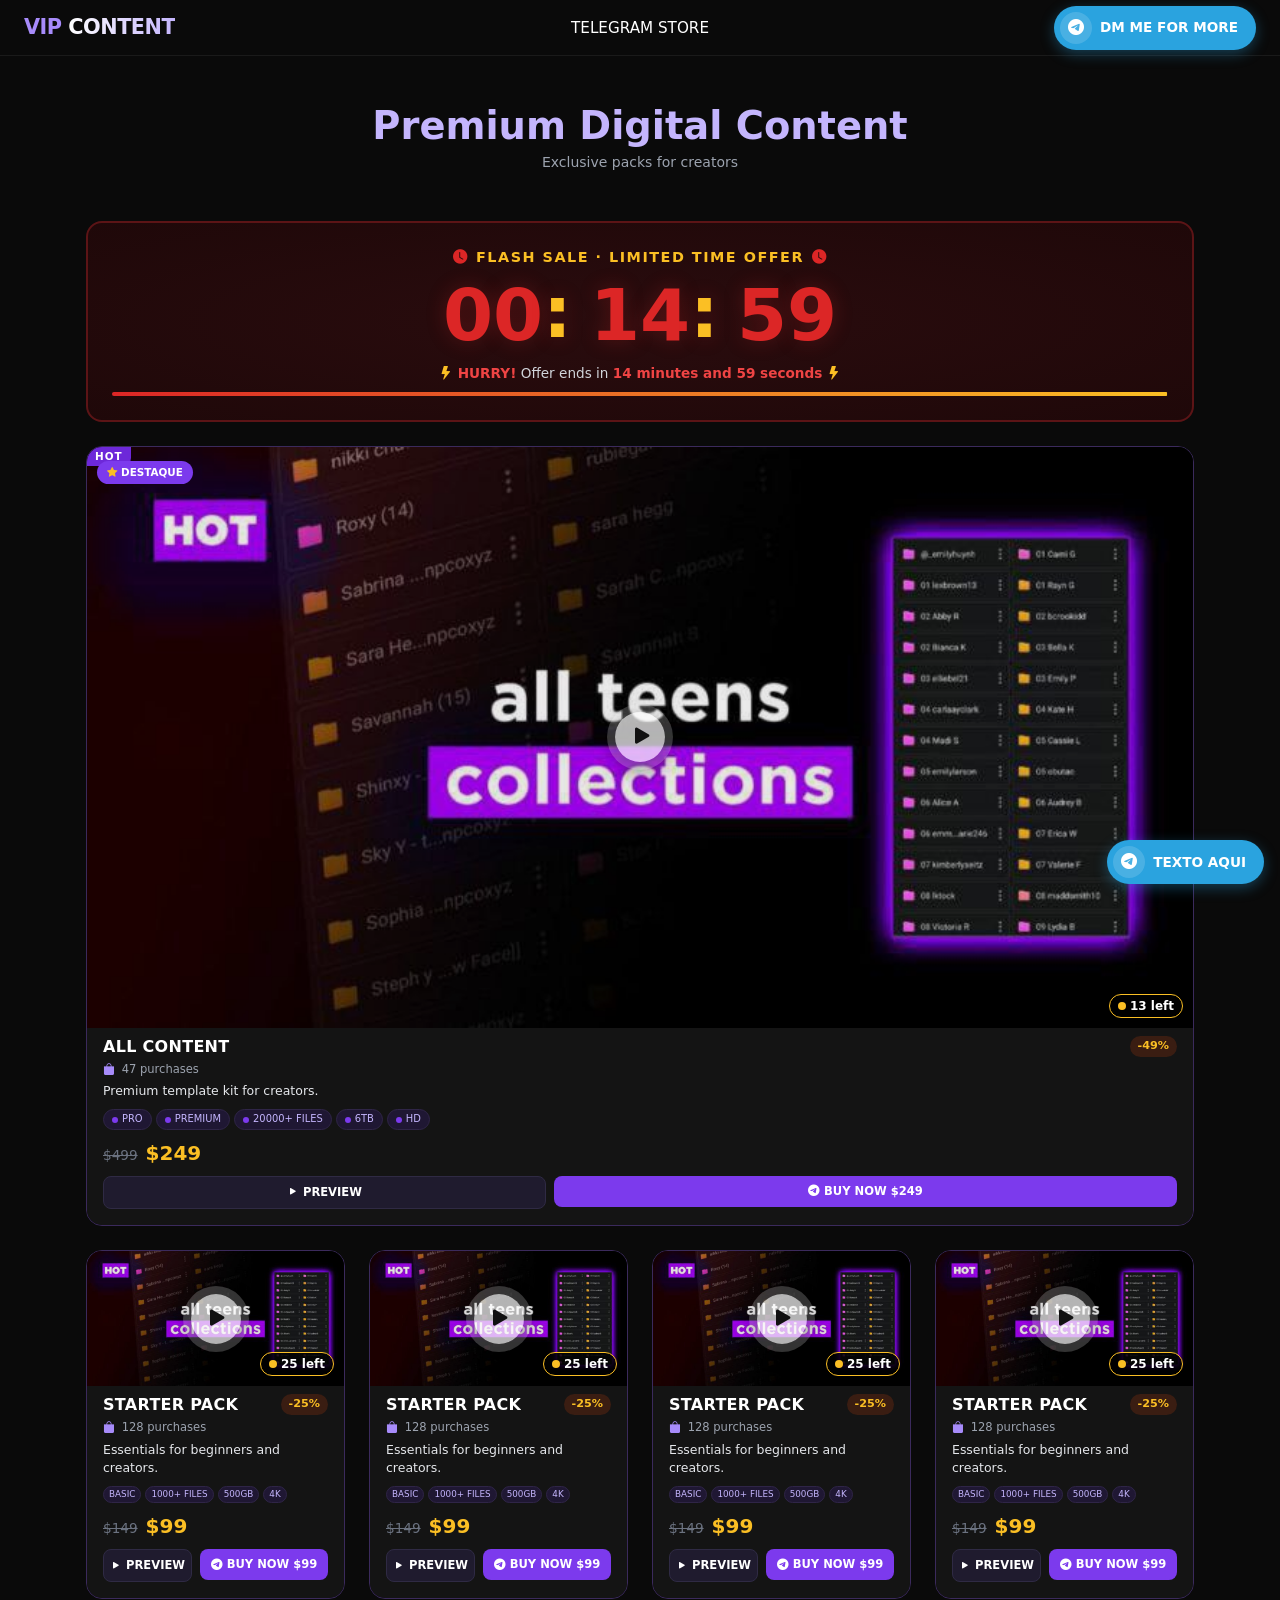
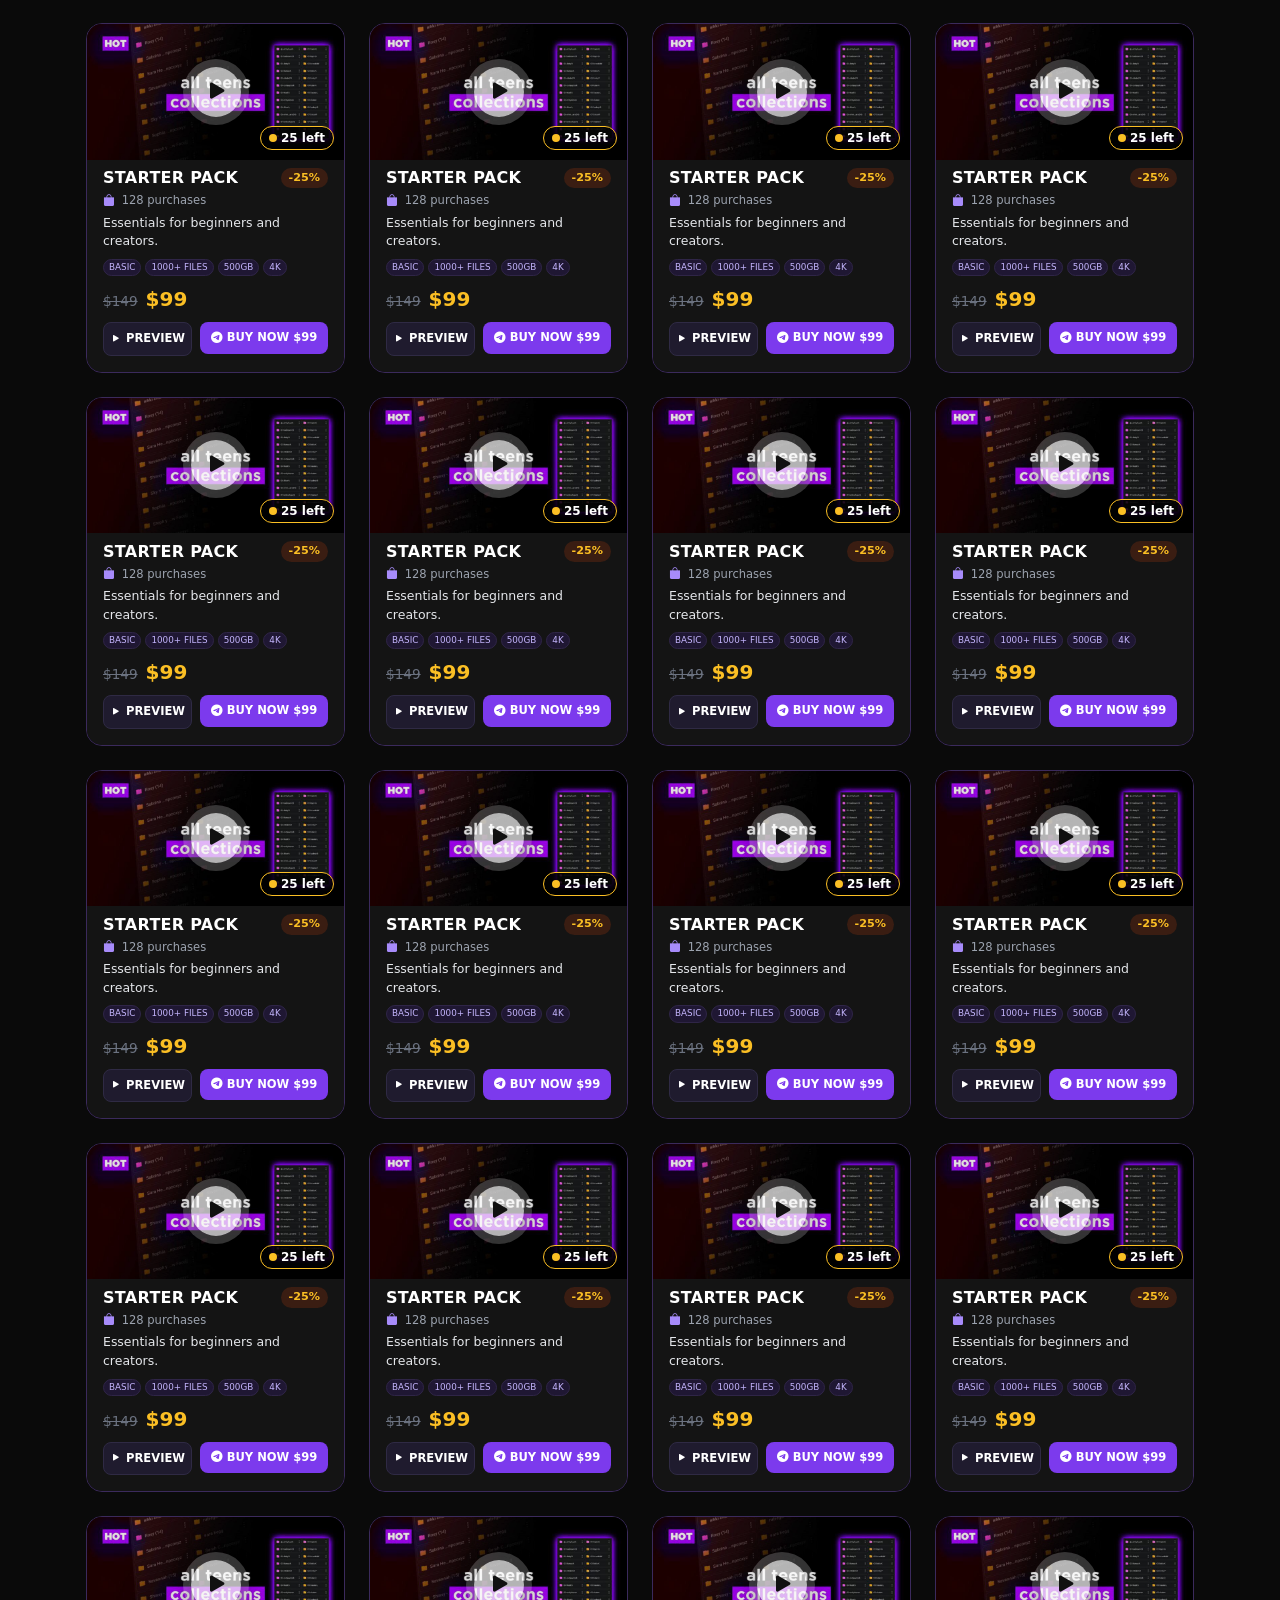
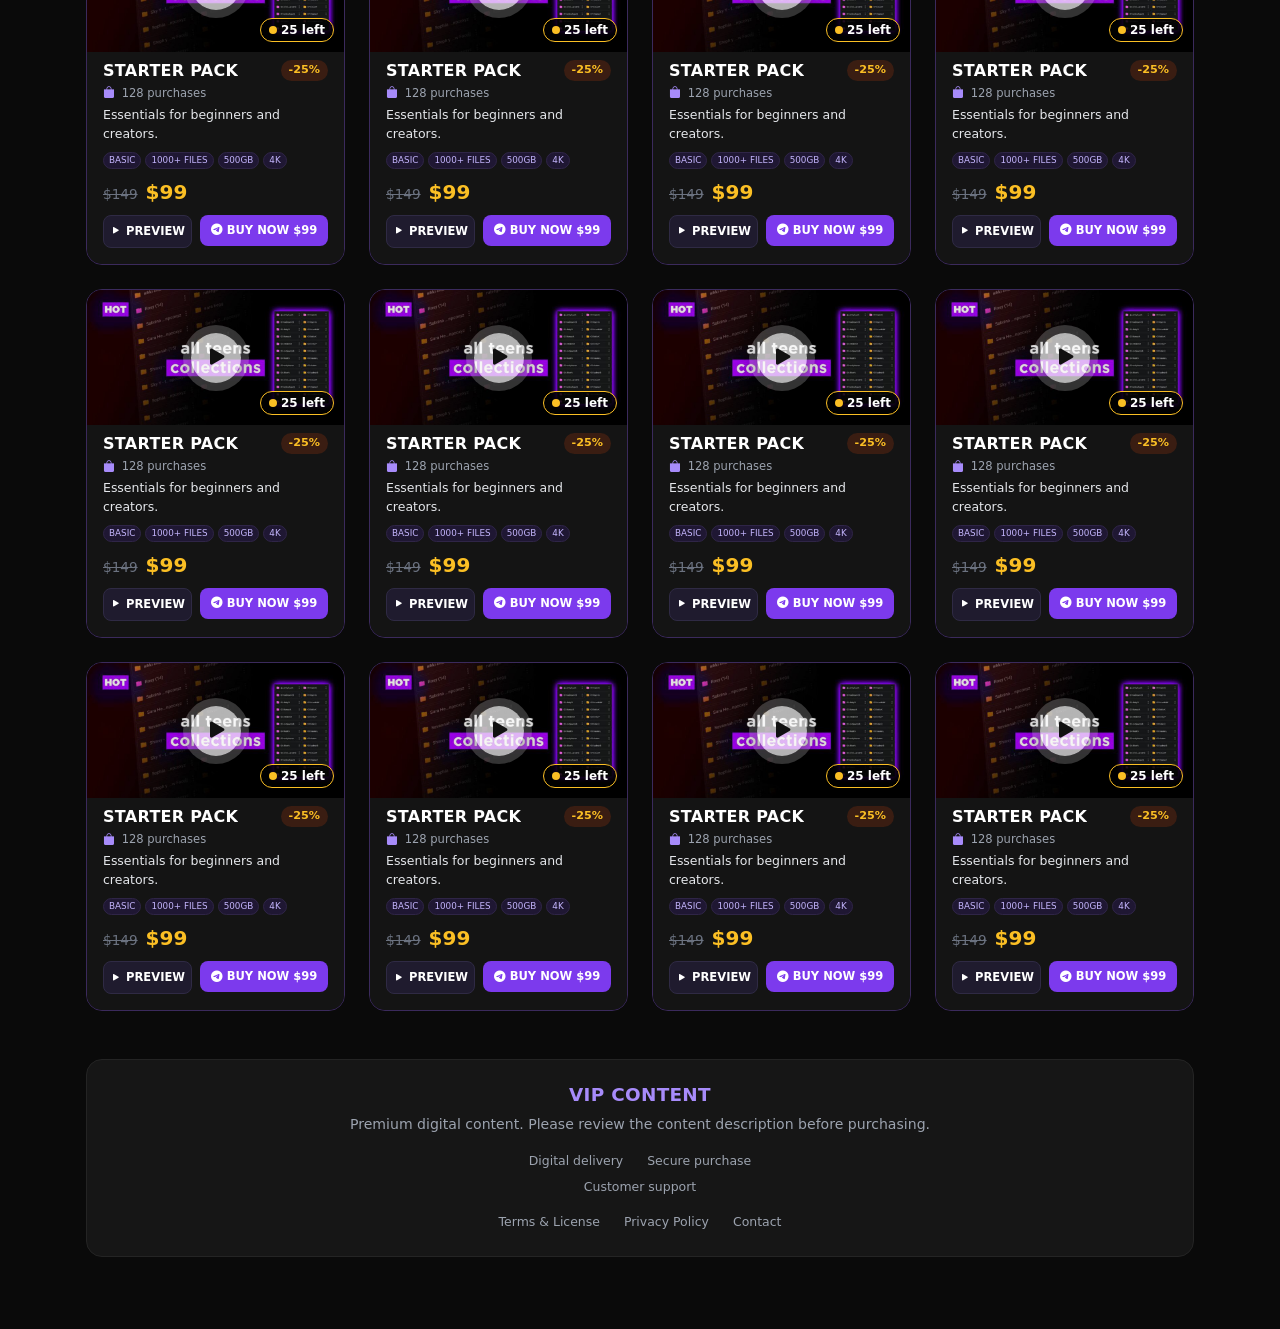
<file: index.html>
<!DOCTYPE html>
<html lang="en">
<head>
  <meta charset="UTF-8">
  <meta name="viewport" content="width=device-width, initial-scale=1.0">
  <title>VIP Content</title>

  <!-- Bootstrap -->
  <link href="https://cdn.jsdelivr.net/npm/bootstrap@5.3.3/dist/css/bootstrap.min.css" rel="stylesheet">
  <!-- Bootstrap Icons -->
  <link href="https://cdn.jsdelivr.net/npm/bootstrap-icons@1.11.3/font/bootstrap-icons.min.css" rel="stylesheet">

  <link rel="stylesheet" href="style.css">
</head>
<body>

  <!-- Cabeçalho -->
  <header class="site-header sticky-top">
    <div class="container-fluid px-3 px-md-4 h-100 d-flex align-items-center justify-content-between gap-2 position-relative">
      <a href="#" class="logo text-decoration-none text-nowrap fw-bolder">
        <span class="logo-vip">VIP</span> <span class="logo-content">CONTENT</span>
      </a>

      <span class="header-title d-none d-md-block position-absolute top-50 start-50 translate-middle fw-medium">
        TELEGRAM STORE
      </span>

      <a href="https://t.me/" target="_blank"
         class="btn btn-telegram rounded-pill d-inline-flex align-items-center gap-2 fw-bold text-nowrap">
        <span class="tg-icon rounded-circle d-flex align-items-center justify-content-center">
          <i class="bi bi-telegram"></i>
        </span>
        <span>DM ME<span class="d-none d-sm-inline"> FOR MORE</span></span>
      </a>
    </div>
  </header>

  <main class="container px-3">

    <!-- Botão Telegram flutuante (canto inferior direito) -->
    <a href="https://t.me/" target="_blank"
       class="btn btn-telegram rounded-pill d-inline-flex align-items-center gap-2 fw-bold text-nowrap position-fixed bottom-0 end-0 m-3"
       style="z-index: 1050;">
      <span class="tg-icon rounded-circle d-flex align-items-center justify-content-center">
        <i class="bi bi-telegram"></i>
      </span>
      <span>TEXTO AQUI</span>
    </a>

    <!-- Título -->
    <section class="text-center pt-4 pb-3 py-md-5">
      <h1 class="hero-title fw-bolder mb-1">Premium Digital Content</h1>
      <p class="hero-subtitle small mb-0">Exclusive packs for creators</p>
    </section>

    <!-- Flash Sale / Contador -->
    <section class="flash-sale text-center rounded-4 px-3 py-3 px-md-4 py-md-4 mb-4">
      <div class="flash-label d-flex align-items-center justify-content-center gap-2 fw-bolder text-nowrap">
        <i class="bi bi-clock-fill"></i>
        <span>FLASH SALE · LIMITED TIME OFFER</span>
        <i class="bi bi-clock-fill"></i>
      </div>

      <div class="countdown d-flex align-items-center justify-content-center fw-black text-nowrap my-1">
        <span id="cd-hours">00</span><span class="sep">:</span>
        <span id="cd-minutes">15</span><span class="sep">:</span>
        <span id="cd-seconds">00</span>
      </div>

      <p class="flash-message mb-2" id="cd-message">
        <i class="bi bi-lightning-fill"></i>
        <span class="hurry fw-bolder">HURRY!</span> Offer ends in
        <span class="time-left fw-bolder text-nowrap" id="cd-text">15 minutes and 0 seconds</span>
        <i class="bi bi-lightning-fill"></i>
      </p>

      <div class="progress flash-progress" role="progressbar" aria-label="Time remaining">
        <div class="progress-bar flash-progress-bar" id="cd-bar"></div>
      </div>
    </section>

    <!-- Produtos -->
    <section id="catalogGrid" class="row g-3 g-md-4 mb-5">

      <!-- CARD PRINCIPAL (PRIMEIRO DA PÁGINA) -->
      <div class="col-12">
        <article class="product-card card h-100 rounded-4 overflow-hidden">

          <!-- Imagem + botão play -->
          <div class="product-media position-relative">
            <img src="Images/all%20content.jpg" alt="All Content" class="product-cover w-100 h-100 object-fit-cover">

            <!-- Selos do canto esquerdo -->
            <span class="ribbon-hot position-absolute top-0 start-0 fw-bolder">HOT</span>
            <span class="badge-destaque position-absolute rounded-pill d-inline-flex align-items-center gap-1 fw-bold">
              <i class="bi bi-star-fill"></i> DESTAQUE
            </span>

            <!-- Estoque restante -->
            <span class="badge-left position-absolute bottom-0 end-0 rounded-pill d-inline-flex align-items-center gap-1 fw-bold text-nowrap">
              <span class="dot-pulse"></span> 13 left
            </span>

            <!-- Botão de reprodução -->
            <a href="#" class="btn-play position-absolute top-50 start-50 translate-middle rounded-circle d-flex align-items-center justify-content-center" aria-label="Play video">
              <i class="bi bi-play-fill"></i>
            </a>
          </div>

          <!-- Informações -->
          <div class="card-body d-flex flex-column p-3 pt-2">
            <div class="d-flex align-items-center justify-content-between gap-2 mb-1">
              <h2 class="product-title fw-bolder mb-0 text-truncate">ALL CONTENT</h2>
              <span class="pill-off rounded-pill fw-bolder flex-shrink-0">-49%</span>
            </div>

            <p class="product-meta mb-1">
              <i class="bi bi-bag-fill"></i> 47 purchases
            </p>

            <p class="product-desc mb-2">Premium template kit for creators.</p>

            <div class="d-flex flex-wrap gap-1 mb-2">
              <span class="tag rounded-pill"><span class="tag-dot"></span>PRO</span>
              <span class="tag rounded-pill"><span class="tag-dot"></span>PREMIUM</span>
              <span class="tag rounded-pill"><span class="tag-dot"></span>20000+ FILES</span>
              <span class="tag rounded-pill"><span class="tag-dot"></span>6TB</span>
              <span class="tag rounded-pill"><span class="tag-dot"></span>HD</span>
            </div>

            <div class="d-flex align-items-baseline gap-2 mb-2 mt-auto">
              <span class="price-old text-decoration-line-through">$499</span>
              <span class="price-new fw-bolder">$249</span>
            </div>

            <div class="row g-2">
              <div class="col-5">
                <a href="#" class="btn btn-preview w-100 fw-bold d-flex align-items-center justify-content-center gap-1">
                  <i class="bi bi-play-fill"></i> PREVIEW
                </a>
              </div>
              <div class="col-7">
                <a href="https://t.me/" target="_blank" class="btn btn-buy w-100 fw-bold d-flex align-items-center justify-content-center gap-1 text-nowrap">
                  <i class="bi bi-telegram"></i> BUY NOW $249
                </a>
              </div>
            </div>
          </div>

        </article>
      </div>

      <!-- PRIMEIRO CARD -->
      <div class="col-6 col-md-3 card-half">
        <article class="product-card card h-100 rounded-4 overflow-hidden">

          <!-- Imagem + botão play -->
          <div class="product-media position-relative">
            <img src="Images/all%20content.jpg" alt="Secondary Content" class="product-cover w-100 h-100 object-fit-cover">

            <!-- Estoque restante -->
            <span class="badge-left position-absolute bottom-0 end-0 rounded-pill d-inline-flex align-items-center gap-1 fw-bold text-nowrap">
              <span class="dot-pulse"></span> 25 left
            </span>

            <!-- Botão de reprodução -->
            <a href="#" class="btn-play position-absolute top-50 start-50 translate-middle rounded-circle d-flex align-items-center justify-content-center" aria-label="Play video">
              <i class="bi bi-play-fill"></i>
            </a>
          </div>

          <!-- Informações -->
          <div class="card-body d-flex flex-column p-3 pt-2">
            <div class="d-flex align-items-center justify-content-between gap-2 mb-1">
              <h2 class="product-title fw-bolder mb-0 text-truncate">STARTER PACK</h2>
              <span class="pill-off rounded-pill fw-bolder flex-shrink-0">-25%</span>
            </div>

            <p class="product-meta mb-1">
              <i class="bi bi-bag-fill"></i> 128 purchases
            </p>

            <p class="product-desc mb-2">Essentials for beginners and creators.</p>

            <div class="d-flex flex-wrap gap-1 mb-2">
              <span class="tag rounded-pill"><span class="tag-dot"></span>BASIC</span>
              <span class="tag rounded-pill"><span class="tag-dot"></span>1000+ FILES</span>
              <span class="tag rounded-pill"><span class="tag-dot"></span>500GB</span>
              <span class="tag rounded-pill"><span class="tag-dot"></span>4K</span>
            </div>

            <div class="d-flex align-items-baseline gap-2 mb-2 mt-auto">
              <span class="price-old text-decoration-line-through">$149</span>
              <span class="price-new fw-bolder">$99</span>
            </div>

            <div class="row g-2">
              <div class="col-5">
                <a href="#" class="btn btn-preview w-100 fw-bold d-flex align-items-center justify-content-center gap-1">
                  <i class="bi bi-play-fill"></i> PREVIEW
                </a>
              </div>
              <div class="col-7">
                <a href="https://t.me/" target="_blank" class="btn btn-buy w-100 fw-bold d-flex align-items-center justify-content-center gap-1 text-nowrap">
                  <i class="bi bi-telegram"></i> BUY NOW $99
                </a>
              </div>
            </div>
          </div>

        </article>
      </div>

      <!-- CÓPIA DO PRIMEIRO CARD -->
      <div class="col-6 col-md-3 card-half">
        <article class="product-card card h-100 rounded-4 overflow-hidden">

          <!-- Imagem + botão play -->
          <div class="product-media position-relative">
            <img src="Images/all%20content.jpg" alt="Secondary Content" class="product-cover w-100 h-100 object-fit-cover">

            <!-- Estoque restante -->
            <span class="badge-left position-absolute bottom-0 end-0 rounded-pill d-inline-flex align-items-center gap-1 fw-bold text-nowrap">
              <span class="dot-pulse"></span> 25 left
            </span>

            <!-- Botão de reprodução -->
            <a href="#" class="btn-play position-absolute top-50 start-50 translate-middle rounded-circle d-flex align-items-center justify-content-center" aria-label="Play video">
              <i class="bi bi-play-fill"></i>
            </a>
          </div>

          <!-- Informações -->
          <div class="card-body d-flex flex-column p-3 pt-2">
            <div class="d-flex align-items-center justify-content-between gap-2 mb-1">
              <h2 class="product-title fw-bolder mb-0 text-truncate">STARTER PACK</h2>
              <span class="pill-off rounded-pill fw-bolder flex-shrink-0">-25%</span>
            </div>

            <p class="product-meta mb-1">
              <i class="bi bi-bag-fill"></i> 128 purchases
            </p>

            <p class="product-desc mb-2">Essentials for beginners and creators.</p>

            <div class="d-flex flex-wrap gap-1 mb-2">
              <span class="tag rounded-pill"><span class="tag-dot"></span>BASIC</span>
              <span class="tag rounded-pill"><span class="tag-dot"></span>1000+ FILES</span>
              <span class="tag rounded-pill"><span class="tag-dot"></span>500GB</span>
              <span class="tag rounded-pill"><span class="tag-dot"></span>4K</span>
            </div>

            <div class="d-flex align-items-baseline gap-2 mb-2 mt-auto">
              <span class="price-old text-decoration-line-through">$149</span>
              <span class="price-new fw-bolder">$99</span>
            </div>

            <div class="row g-2">
              <div class="col-5">
                <a href="#" class="btn btn-preview w-100 fw-bold d-flex align-items-center justify-content-center gap-1">
                  <i class="bi bi-play-fill"></i> PREVIEW
                </a>
              </div>
              <div class="col-7">
                <a href="https://t.me/" target="_blank" class="btn btn-buy w-100 fw-bold d-flex align-items-center justify-content-center gap-1 text-nowrap">
                  <i class="bi bi-telegram"></i> BUY NOW $99
                </a>
              </div>
            </div>
          </div>

        </article>
      </div>

    </section>

    <!-- Pares de cards carregados dos ficheiros cards-1.html ... cards-5.html -->
    <div data-include="cards-1.html"></div>
    <div data-include="cards-2.html"></div>
    <div data-include="cards-3.html"></div>
    <div data-include="cards-4.html"></div>
    <div data-include="cards-5.html"></div>

  </main>

  <!-- Rodapé -->
  <footer class="site-footer">
    <div class="container px-3">
      <div class="footer-box rounded-4 text-center px-3 py-4">
        <h2 class="footer-title fw-bolder mb-2">VIP CONTENT</h2>

        <p class="footer-desc mb-3">
          Premium digital content. Please review the content description before purchasing.
        </p>

        <nav class="footer-links d-flex flex-wrap justify-content-center mb-2" aria-label="Store information">
          <a href="#">Digital delivery</a>
          <a href="#">Secure purchase</a>
        </nav>

        <nav class="footer-links d-flex flex-wrap justify-content-center mb-3" aria-label="Support">
          <a href="#">Customer support</a>
        </nav>

        <nav class="footer-links d-flex flex-wrap justify-content-center mb-0" aria-label="Legal">
          <a href="#">Terms &amp; License</a>
          <a href="#">Privacy Policy</a>
          <a href="#">Contact</a>
        </nav>
      </div>
    </div>
  </footer>

  <!-- Modal de pré-visualização (aberto pelos botões PREVIEW / play) -->
  <div class="preview-modal" id="previewModal" hidden>
    <div class="preview-dialog rounded-4 overflow-hidden" role="dialog" aria-modal="true" aria-labelledby="pvTitle">

      <button type="button" class="preview-close" id="previewClose" aria-label="Close preview">
        <i class="bi bi-x-lg"></i>
      </button>

      <div class="preview-video-wrap">
        <video class="preview-video" id="previewVideo" playsinline controls preload="metadata"></video>
      </div>

      <!-- Descrição do próprio produto -->
      <div class="preview-info px-3 py-2">
        <p class="preview-label mb-1"><i class="bi bi-play-circle"></i> VIDEO PREVIEW</p>
        <h3 class="preview-title fw-bolder mb-1" id="pvTitle">ALL CONTENT</h3>
        <p class="preview-desc mb-2" id="pvDesc">Premium template kit for creators.</p>
        <div class="preview-tags d-flex flex-wrap gap-1" id="pvTags"></div>
      </div>

      <!-- Preço + compra -->
      <div class="preview-bar d-flex align-items-center justify-content-between gap-2">
        <div class="d-flex align-items-baseline gap-2">
          <span class="price-old text-decoration-line-through" id="pvPriceOld">$499</span>
          <span class="price-new fw-bolder" id="pvPriceNew">$249</span>
        </div>

        <a href="https://t.me/" target="_blank" rel="noopener" class="btn btn-buy fw-bold d-inline-flex align-items-center justify-content-center gap-1 text-nowrap" id="pvBuy">
          <i class="bi bi-telegram"></i> BUY
        </a>
      </div>

    </div>
  </div>

  <!-- Modal de métodos de pagamento (aberto pelo botão BUY NOW) -->
  <div class="pay-modal" id="payModal" hidden>
    <div class="pay-dialog rounded-4" role="dialog" aria-modal="true" aria-labelledby="payTitle">

      <button type="button" class="preview-close" id="payClose" aria-label="Close payment methods">
        <i class="bi bi-x-lg"></i>
      </button>

      <h3 class="pay-title fw-bolder mb-2" id="payTitle">Choose Payment Method</h3>
      <p class="pay-sub mb-3">Select your preferred payment method:</p>

      <div class="pay-methods" id="payMethods" role="radiogroup" aria-label="Payment methods">
        <button type="button" class="pay-method pay-method-paypal" data-method="PayPal" role="radio" aria-checked="false">
          <span class="pay-icon pay-icon-paypal" aria-hidden="true">P</span> PayPal
        </button>
        <button type="button" class="pay-method pay-method-crypto" data-method="Crypto" role="radio" aria-checked="false">
          <span class="pay-icon pay-icon-crypto" aria-hidden="true">&#8383;</span> Crypto
        </button>
        <button type="button" class="pay-method pay-method-binance" data-method="Binance Gift Card" role="radio" aria-checked="false">
          <span class="pay-icon pay-icon-binance" aria-hidden="true">&#9670;</span> Binance Gift Card
        </button>
        <button type="button" class="pay-method pay-method-cash" data-method="Cash App" role="radio" aria-checked="false">
          <span class="pay-icon pay-icon-cash" aria-hidden="true">$</span> Cash App
        </button>
        <button type="button" class="pay-method pay-method-stripe" data-method="stripe" role="radio" aria-checked="false">
          <span class="pay-icon pay-icon-stripe" aria-hidden="true">S</span> stripe
        </button>
      </div>

      <p class="pay-hint mb-0 mt-3">Tap a payment method to open Telegram with your purchase message ready.</p>
    </div>
  </div>

  <!-- Notificação de compra recente (prova social, canto inferior esquerdo) -->
  <div class="purchase-toast" id="purchaseToast" role="status" aria-live="polite" hidden>
    <img src="Images/all%20content.jpg" alt="" class="toast-thumb">
    <div class="toast-body">
      <p class="toast-text mb-1"><strong id="toastName">David M.</strong> just bought <strong id="toastProduct">ALL CONTENT</strong> <span class="toast-price" id="toastPrice">— $249</span></p>
      <span class="toast-time" id="toastTime">just now</span>
    </div>
    <button type="button" class="toast-close" id="toastClose" aria-label="Close notification">
      <i class="bi bi-x-lg"></i>
    </button>
  </div>

  <script src="script.js"></script>
</body>
</html>
</file>
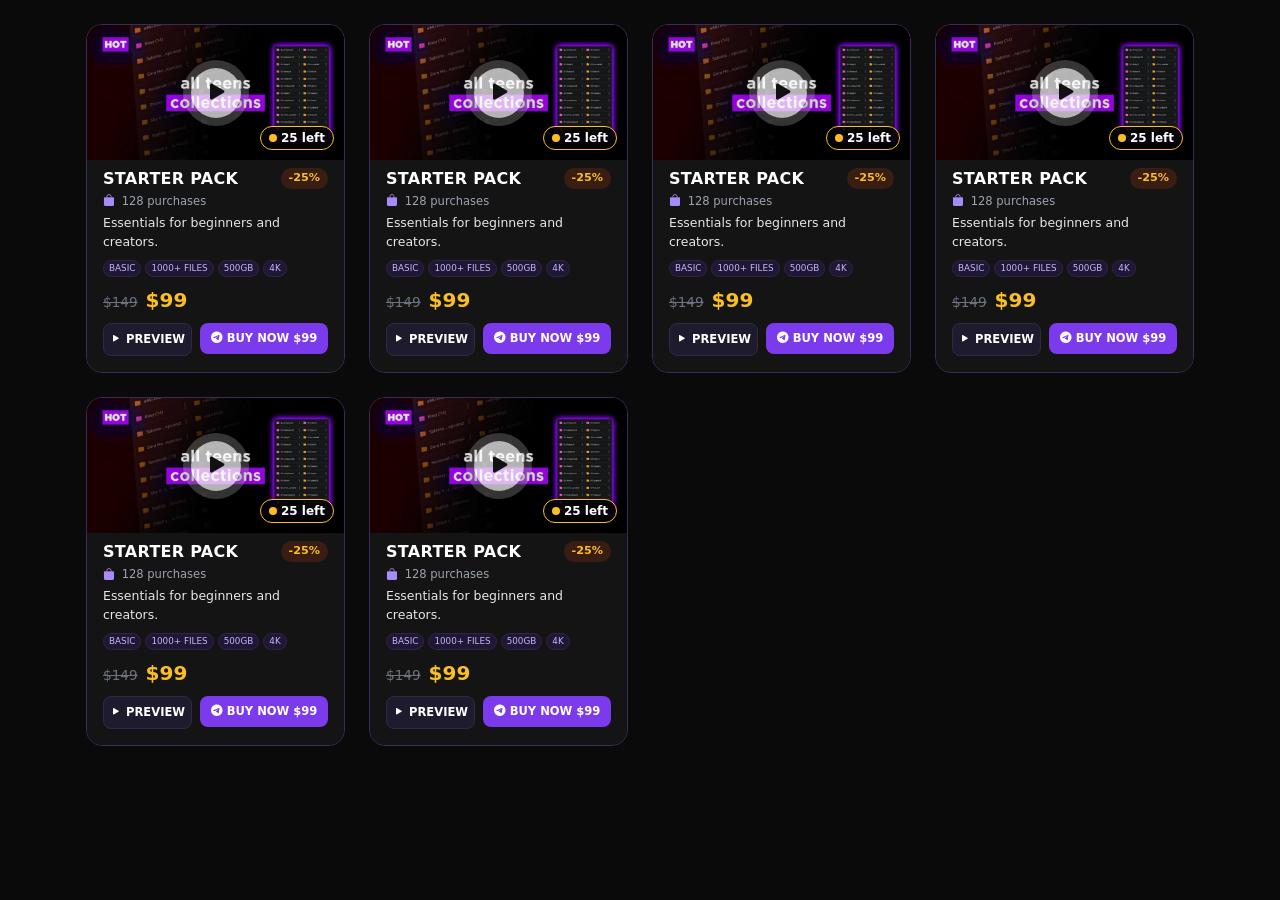
<file: cards-1.html>
<!DOCTYPE html>
<html lang="en">
<head>
  <meta charset="UTF-8">
  <meta name="viewport" content="width=device-width, initial-scale=1.0">
  <title>VIP Content</title>

  <!-- Bootstrap -->
  <link href="https://cdn.jsdelivr.net/npm/bootstrap@5.3.3/dist/css/bootstrap.min.css" rel="stylesheet">
  <!-- Bootstrap Icons -->
  <link href="https://cdn.jsdelivr.net/npm/bootstrap-icons@1.11.3/font/bootstrap-icons.min.css" rel="stylesheet">

  <link rel="stylesheet" href="style.css">
</head>
<body>

  <main class="container px-3 pt-4">

    <!-- PAR 1 -->
    <section class="row g-3 g-md-4 mb-4">

      <div class="col-6 col-md-3 card-half">
        <article class="product-card card h-100 rounded-4 overflow-hidden">

          <!-- Imagem + botão play -->
          <div class="product-media position-relative">
            <img src="Images/all%20content.jpg" alt="Secondary Content" class="product-cover w-100 h-100 object-fit-cover">

            <!-- Estoque restante -->
            <span class="badge-left position-absolute bottom-0 end-0 rounded-pill d-inline-flex align-items-center gap-1 fw-bold text-nowrap">
              <span class="dot-pulse"></span> 25 left
            </span>

            <!-- Botão de reprodução -->
            <a href="#" class="btn-play position-absolute top-50 start-50 translate-middle rounded-circle d-flex align-items-center justify-content-center" aria-label="Play video">
              <i class="bi bi-play-fill"></i>
            </a>
          </div>

          <!-- Informações -->
          <div class="card-body d-flex flex-column p-3 pt-2">
            <div class="d-flex align-items-center justify-content-between gap-2 mb-1">
              <h2 class="product-title fw-bolder mb-0 text-truncate">STARTER PACK</h2>
              <span class="pill-off rounded-pill fw-bolder flex-shrink-0">-25%</span>
            </div>

            <p class="product-meta mb-1">
              <i class="bi bi-bag-fill"></i> 128 purchases
            </p>

            <p class="product-desc mb-2">Essentials for beginners and creators.</p>

            <div class="d-flex flex-wrap gap-1 mb-2">
              <span class="tag rounded-pill"><span class="tag-dot"></span>BASIC</span>
              <span class="tag rounded-pill"><span class="tag-dot"></span>1000+ FILES</span>
              <span class="tag rounded-pill"><span class="tag-dot"></span>500GB</span>
              <span class="tag rounded-pill"><span class="tag-dot"></span>4K</span>
            </div>

            <div class="d-flex align-items-baseline gap-2 mb-2 mt-auto">
              <span class="price-old text-decoration-line-through">$149</span>
              <span class="price-new fw-bolder">$99</span>
            </div>

            <div class="row g-2">
              <div class="col-5">
                <a href="#" class="btn btn-preview w-100 fw-bold d-flex align-items-center justify-content-center gap-1">
                  <i class="bi bi-play-fill"></i> PREVIEW
                </a>
              </div>
              <div class="col-7">
                <a href="https://t.me/" target="_blank" class="btn btn-buy w-100 fw-bold d-flex align-items-center justify-content-center gap-1 text-nowrap">
                  <i class="bi bi-telegram"></i> BUY NOW $99
                </a>
              </div>
            </div>
          </div>

        </article>
      </div>


      <div class="col-6 col-md-3 card-half">
        <article class="product-card card h-100 rounded-4 overflow-hidden">

          <!-- Imagem + botão play -->
          <div class="product-media position-relative">
            <img src="Images/all%20content.jpg" alt="Secondary Content" class="product-cover w-100 h-100 object-fit-cover">

            <!-- Estoque restante -->
            <span class="badge-left position-absolute bottom-0 end-0 rounded-pill d-inline-flex align-items-center gap-1 fw-bold text-nowrap">
              <span class="dot-pulse"></span> 25 left
            </span>

            <!-- Botão de reprodução -->
            <a href="#" class="btn-play position-absolute top-50 start-50 translate-middle rounded-circle d-flex align-items-center justify-content-center" aria-label="Play video">
              <i class="bi bi-play-fill"></i>
            </a>
          </div>

          <!-- Informações -->
          <div class="card-body d-flex flex-column p-3 pt-2">
            <div class="d-flex align-items-center justify-content-between gap-2 mb-1">
              <h2 class="product-title fw-bolder mb-0 text-truncate">STARTER PACK</h2>
              <span class="pill-off rounded-pill fw-bolder flex-shrink-0">-25%</span>
            </div>

            <p class="product-meta mb-1">
              <i class="bi bi-bag-fill"></i> 128 purchases
            </p>

            <p class="product-desc mb-2">Essentials for beginners and creators.</p>

            <div class="d-flex flex-wrap gap-1 mb-2">
              <span class="tag rounded-pill"><span class="tag-dot"></span>BASIC</span>
              <span class="tag rounded-pill"><span class="tag-dot"></span>1000+ FILES</span>
              <span class="tag rounded-pill"><span class="tag-dot"></span>500GB</span>
              <span class="tag rounded-pill"><span class="tag-dot"></span>4K</span>
            </div>

            <div class="d-flex align-items-baseline gap-2 mb-2 mt-auto">
              <span class="price-old text-decoration-line-through">$149</span>
              <span class="price-new fw-bolder">$99</span>
            </div>

            <div class="row g-2">
              <div class="col-5">
                <a href="#" class="btn btn-preview w-100 fw-bold d-flex align-items-center justify-content-center gap-1">
                  <i class="bi bi-play-fill"></i> PREVIEW
                </a>
              </div>
              <div class="col-7">
                <a href="https://t.me/" target="_blank" class="btn btn-buy w-100 fw-bold d-flex align-items-center justify-content-center gap-1 text-nowrap">
                  <i class="bi bi-telegram"></i> BUY NOW $99
                </a>
              </div>
            </div>
          </div>

        </article>
      </div>


      <div class="col-6 col-md-3 card-half">
        <article class="product-card card h-100 rounded-4 overflow-hidden">

          <!-- Imagem + botão play -->
          <div class="product-media position-relative">
            <img src="Images/all%20content.jpg" alt="Secondary Content" class="product-cover w-100 h-100 object-fit-cover">

            <!-- Estoque restante -->
            <span class="badge-left position-absolute bottom-0 end-0 rounded-pill d-inline-flex align-items-center gap-1 fw-bold text-nowrap">
              <span class="dot-pulse"></span> 25 left
            </span>

            <!-- Botão de reprodução -->
            <a href="#" class="btn-play position-absolute top-50 start-50 translate-middle rounded-circle d-flex align-items-center justify-content-center" aria-label="Play video">
              <i class="bi bi-play-fill"></i>
            </a>
          </div>

          <!-- Informações -->
          <div class="card-body d-flex flex-column p-3 pt-2">
            <div class="d-flex align-items-center justify-content-between gap-2 mb-1">
              <h2 class="product-title fw-bolder mb-0 text-truncate">STARTER PACK</h2>
              <span class="pill-off rounded-pill fw-bolder flex-shrink-0">-25%</span>
            </div>

            <p class="product-meta mb-1">
              <i class="bi bi-bag-fill"></i> 128 purchases
            </p>

            <p class="product-desc mb-2">Essentials for beginners and creators.</p>

            <div class="d-flex flex-wrap gap-1 mb-2">
              <span class="tag rounded-pill"><span class="tag-dot"></span>BASIC</span>
              <span class="tag rounded-pill"><span class="tag-dot"></span>1000+ FILES</span>
              <span class="tag rounded-pill"><span class="tag-dot"></span>500GB</span>
              <span class="tag rounded-pill"><span class="tag-dot"></span>4K</span>
            </div>

            <div class="d-flex align-items-baseline gap-2 mb-2 mt-auto">
              <span class="price-old text-decoration-line-through">$149</span>
              <span class="price-new fw-bolder">$99</span>
            </div>

            <div class="row g-2">
              <div class="col-5">
                <a href="#" class="btn btn-preview w-100 fw-bold d-flex align-items-center justify-content-center gap-1">
                  <i class="bi bi-play-fill"></i> PREVIEW
                </a>
              </div>
              <div class="col-7">
                <a href="https://t.me/" target="_blank" class="btn btn-buy w-100 fw-bold d-flex align-items-center justify-content-center gap-1 text-nowrap">
                  <i class="bi bi-telegram"></i> BUY NOW $99
                </a>
              </div>
            </div>
          </div>

        </article>
      </div>


      <div class="col-6 col-md-3 card-half">
        <article class="product-card card h-100 rounded-4 overflow-hidden">

          <!-- Imagem + botão play -->
          <div class="product-media position-relative">
            <img src="Images/all%20content.jpg" alt="Secondary Content" class="product-cover w-100 h-100 object-fit-cover">

            <!-- Estoque restante -->
            <span class="badge-left position-absolute bottom-0 end-0 rounded-pill d-inline-flex align-items-center gap-1 fw-bold text-nowrap">
              <span class="dot-pulse"></span> 25 left
            </span>

            <!-- Botão de reprodução -->
            <a href="#" class="btn-play position-absolute top-50 start-50 translate-middle rounded-circle d-flex align-items-center justify-content-center" aria-label="Play video">
              <i class="bi bi-play-fill"></i>
            </a>
          </div>

          <!-- Informações -->
          <div class="card-body d-flex flex-column p-3 pt-2">
            <div class="d-flex align-items-center justify-content-between gap-2 mb-1">
              <h2 class="product-title fw-bolder mb-0 text-truncate">STARTER PACK</h2>
              <span class="pill-off rounded-pill fw-bolder flex-shrink-0">-25%</span>
            </div>

            <p class="product-meta mb-1">
              <i class="bi bi-bag-fill"></i> 128 purchases
            </p>

            <p class="product-desc mb-2">Essentials for beginners and creators.</p>

            <div class="d-flex flex-wrap gap-1 mb-2">
              <span class="tag rounded-pill"><span class="tag-dot"></span>BASIC</span>
              <span class="tag rounded-pill"><span class="tag-dot"></span>1000+ FILES</span>
              <span class="tag rounded-pill"><span class="tag-dot"></span>500GB</span>
              <span class="tag rounded-pill"><span class="tag-dot"></span>4K</span>
            </div>

            <div class="d-flex align-items-baseline gap-2 mb-2 mt-auto">
              <span class="price-old text-decoration-line-through">$149</span>
              <span class="price-new fw-bolder">$99</span>
            </div>

            <div class="row g-2">
              <div class="col-5">
                <a href="#" class="btn btn-preview w-100 fw-bold d-flex align-items-center justify-content-center gap-1">
                  <i class="bi bi-play-fill"></i> PREVIEW
                </a>
              </div>
              <div class="col-7">
                <a href="https://t.me/" target="_blank" class="btn btn-buy w-100 fw-bold d-flex align-items-center justify-content-center gap-1 text-nowrap">
                  <i class="bi bi-telegram"></i> BUY NOW $99
                </a>
              </div>
            </div>
          </div>

        </article>
      </div>


      <div class="col-6 col-md-3 card-half">
        <article class="product-card card h-100 rounded-4 overflow-hidden">

          <!-- Imagem + botão play -->
          <div class="product-media position-relative">
            <img src="Images/all%20content.jpg" alt="Secondary Content" class="product-cover w-100 h-100 object-fit-cover">

            <!-- Estoque restante -->
            <span class="badge-left position-absolute bottom-0 end-0 rounded-pill d-inline-flex align-items-center gap-1 fw-bold text-nowrap">
              <span class="dot-pulse"></span> 25 left
            </span>

            <!-- Botão de reprodução -->
            <a href="#" class="btn-play position-absolute top-50 start-50 translate-middle rounded-circle d-flex align-items-center justify-content-center" aria-label="Play video">
              <i class="bi bi-play-fill"></i>
            </a>
          </div>

          <!-- Informações -->
          <div class="card-body d-flex flex-column p-3 pt-2">
            <div class="d-flex align-items-center justify-content-between gap-2 mb-1">
              <h2 class="product-title fw-bolder mb-0 text-truncate">STARTER PACK</h2>
              <span class="pill-off rounded-pill fw-bolder flex-shrink-0">-25%</span>
            </div>

            <p class="product-meta mb-1">
              <i class="bi bi-bag-fill"></i> 128 purchases
            </p>

            <p class="product-desc mb-2">Essentials for beginners and creators.</p>

            <div class="d-flex flex-wrap gap-1 mb-2">
              <span class="tag rounded-pill"><span class="tag-dot"></span>BASIC</span>
              <span class="tag rounded-pill"><span class="tag-dot"></span>1000+ FILES</span>
              <span class="tag rounded-pill"><span class="tag-dot"></span>500GB</span>
              <span class="tag rounded-pill"><span class="tag-dot"></span>4K</span>
            </div>

            <div class="d-flex align-items-baseline gap-2 mb-2 mt-auto">
              <span class="price-old text-decoration-line-through">$149</span>
              <span class="price-new fw-bolder">$99</span>
            </div>

            <div class="row g-2">
              <div class="col-5">
                <a href="#" class="btn btn-preview w-100 fw-bold d-flex align-items-center justify-content-center gap-1">
                  <i class="bi bi-play-fill"></i> PREVIEW
                </a>
              </div>
              <div class="col-7">
                <a href="https://t.me/" target="_blank" class="btn btn-buy w-100 fw-bold d-flex align-items-center justify-content-center gap-1 text-nowrap">
                  <i class="bi bi-telegram"></i> BUY NOW $99
                </a>
              </div>
            </div>
          </div>

        </article>
      </div>


      <div class="col-6 col-md-3 card-half">
        <article class="product-card card h-100 rounded-4 overflow-hidden">

          <!-- Imagem + botão play -->
          <div class="product-media position-relative">
            <img src="Images/all%20content.jpg" alt="Secondary Content" class="product-cover w-100 h-100 object-fit-cover">

            <!-- Estoque restante -->
            <span class="badge-left position-absolute bottom-0 end-0 rounded-pill d-inline-flex align-items-center gap-1 fw-bold text-nowrap">
              <span class="dot-pulse"></span> 25 left
            </span>

            <!-- Botão de reprodução -->
            <a href="#" class="btn-play position-absolute top-50 start-50 translate-middle rounded-circle d-flex align-items-center justify-content-center" aria-label="Play video">
              <i class="bi bi-play-fill"></i>
            </a>
          </div>

          <!-- Informações -->
          <div class="card-body d-flex flex-column p-3 pt-2">
            <div class="d-flex align-items-center justify-content-between gap-2 mb-1">
              <h2 class="product-title fw-bolder mb-0 text-truncate">STARTER PACK</h2>
              <span class="pill-off rounded-pill fw-bolder flex-shrink-0">-25%</span>
            </div>

            <p class="product-meta mb-1">
              <i class="bi bi-bag-fill"></i> 128 purchases
            </p>

            <p class="product-desc mb-2">Essentials for beginners and creators.</p>

            <div class="d-flex flex-wrap gap-1 mb-2">
              <span class="tag rounded-pill"><span class="tag-dot"></span>BASIC</span>
              <span class="tag rounded-pill"><span class="tag-dot"></span>1000+ FILES</span>
              <span class="tag rounded-pill"><span class="tag-dot"></span>500GB</span>
              <span class="tag rounded-pill"><span class="tag-dot"></span>4K</span>
            </div>

            <div class="d-flex align-items-baseline gap-2 mb-2 mt-auto">
              <span class="price-old text-decoration-line-through">$149</span>
              <span class="price-new fw-bolder">$99</span>
            </div>

            <div class="row g-2">
              <div class="col-5">
                <a href="#" class="btn btn-preview w-100 fw-bold d-flex align-items-center justify-content-center gap-1">
                  <i class="bi bi-play-fill"></i> PREVIEW
                </a>
              </div>
              <div class="col-7">
                <a href="https://t.me/" target="_blank" class="btn btn-buy w-100 fw-bold d-flex align-items-center justify-content-center gap-1 text-nowrap">
                  <i class="bi bi-telegram"></i> BUY NOW $99
                </a>
              </div>
            </div>
          </div>

        </article>
      </div>


    </section>

  </main>

</body>
</html>
</file>
<file: style.css>
/* Mobile-first: os estilos base são para celular,
   os @media (min-width) aumentam para telas maiores. */

body {
  background-color: #0a0a0a;
  color: #fff;
  font-family: "Segoe UI", system-ui, sans-serif;
}

/* ===== Cabeçalho ===== */
.site-header {
  height: 56px;
  background-color: #0a0a0a;
  border-bottom: 1px solid #1a1a1a;
}

.logo {
  font-size: 1.1rem;
  letter-spacing: -0.5px;
}

.logo-vip {
  color: #a78bfa;
}

.logo-content {
  background: linear-gradient(90deg, #ffffff, #c4b5fd);
  -webkit-background-clip: text;
  background-clip: text;
  color: transparent;
}

.header-title {
  font-size: 0.95rem;
  color: #fff;
}

.btn-telegram {
  background-color: #2aa3df;
  color: #fff;
  font-size: 0.78rem;
  padding: 4px 14px 4px 4px;
  border: none;
  box-shadow: 0 4px 14px rgba(42, 163, 223, 0.35);
  transition: transform 0.2s, background-color 0.2s;
}

.btn-telegram:hover,
.btn-telegram:active {
  background-color: #1e90c8 !important;
  color: #fff !important;
  transform: translateY(-1px);
}

.tg-icon {
  width: 28px;
  height: 28px;
  background-color: rgba(255, 255, 255, 0.15);
  font-size: 0.9rem;
}

/* ===== Título ===== */
.hero-title {
  font-size: clamp(1.6rem, 7vw, 2.4rem);
  color: #c4b5fd;
  line-height: 1.15;
}

.hero-subtitle {
  color: #9ca3af;
}

/* ===== Flash Sale ===== */
.flash-sale {
  background: radial-gradient(ellipse at center, #2a0c0e 0%, #1f0809 100%);
  border: 2px solid #5c1416;
}

.flash-label {
  color: #fbbf24;
  font-size: clamp(0.62rem, 3.2vw, 0.9rem);
  letter-spacing: 0.5px;
}

.flash-label i {
  color: #dc2626;
}

.countdown {
  font-size: clamp(2.6rem, 15vw, 4.5rem);
  font-weight: 900;
  color: #dc2626;
  line-height: 1.1;
  font-variant-numeric: tabular-nums;
  text-shadow: 0 0 20px rgba(220, 38, 38, 0.25);
}

.countdown .sep {
  color: #fbbf24;
  margin: 0 0.1em;
  padding-bottom: 0.1em;
}

.flash-message {
  font-size: 0.8rem;
  color: #d1d5db;
}

.flash-message i {
  color: #fbbf24;
}

.flash-message .hurry,
.flash-message .time-left {
  color: #ef4444;
}

.flash-progress {
  height: 4px;
  background-color: #2a1416;
}

.flash-progress-bar {
  width: 100%;
  background: linear-gradient(90deg, #dc2626, #fbbf24);
  transition: width 1s linear;
}

/* Versão compacta do Flash Sale — SÓ mobile (< 576px).
   Tablet/desktop mantêm o tamanho original. A largura nunca é alterada. */
@media (max-width: 575.98px) {
  .flash-sale {
    padding-top: 0.5rem !important;
    padding-bottom: 0.5rem !important;
    margin-bottom: 1rem !important;
  }
  .flash-label { font-size: clamp(0.56rem, 2.6vw, 0.8rem); }
  .countdown { font-size: clamp(1.9rem, 10vw, 3.2rem); line-height: 1.05; }
  .flash-message { font-size: 0.74rem; margin-bottom: 0.35rem !important; }
}

/* ===== Card de produto ===== */
.product-card {
  background: linear-gradient(180deg, #1a1030 0%, #120a22 100%);
  border: 1px solid #3b2a5c;
  color: #fff;
  transition: transform 0.25s, box-shadow 0.25s, border-color 0.25s;
}

/* Parte da descrição: fundo escuro como na referência (#141414) */
.product-card .card-body {
  background-color: #141414;
}

.product-card:hover {
  transform: translateY(-4px);
  border-color: #7c3aed;
  box-shadow: 0 10px 30px rgba(124, 58, 237, 0.25);
}

.product-media {
  aspect-ratio: 768 / 404; /* mesma proporção da imagem, para não cortar */
  background: #0d0d14;
}

.product-cover {
  filter: brightness(0.92);
}

.ribbon-hot {
  background: #6d28d9;
  color: #fff;
  font-size: 0.65rem;
  letter-spacing: 1px;
  padding: 2px 8px;
  border-bottom-right-radius: 8px;
  z-index: 2;
}

.badge-destaque {
  top: 14px;
  left: 10px;
  background: #7c3aed;
  color: #fff;
  font-size: 0.65rem;
  padding: 4px 10px;
  z-index: 2;
}

.badge-destaque i {
  color: #fbbf24;
}

.badge-left {
  margin: 0 10px 10px 0;
  z-index: 2;
  background: rgba(0, 0, 0, 0.85);
  border: 1px solid #fbbf24;
  color: #fff;
  font-size: 0.75rem;
  padding: 2px 8px;
}

.dot-pulse {
  width: 8px;
  height: 8px;
  border-radius: 50%;
  background: #fbbf24;
  animation: pulse 1.4s infinite;
}

@keyframes pulse {
  0%, 100% { opacity: 1; transform: scale(1); }
  50% { opacity: 0.4; transform: scale(0.8); }
}

.btn-play {
  width: 50px;
  height: 50px;
  background: rgba(255, 255, 255, 0.7);
  color: #111;
  font-size: 1.8rem;
  text-decoration: none;
  box-shadow: 0 0 0 8px rgba(255, 255, 255, 0.2), 0 6px 20px rgba(0, 0, 0, 0.5);
  transition: transform 0.2s, box-shadow 0.2s;
  z-index: 3;
}

.btn-play i {
  margin-left: 4px; /* centraliza o triângulo visualmente */
}

.btn-play:hover {
  color: #111;
  transform: translate(-50%, -50%) scale(1.1) !important;
  box-shadow: 0 0 0 12px rgba(255, 255, 255, 0.25), 0 6px 24px rgba(0, 0, 0, 0.6);
}

.product-title {
  font-size: 1rem;
  letter-spacing: 0.3px;
}

.pill-off {
  background: #3a1d12;
  color: #fbbf24;
  font-size: 0.7rem;
  padding: 2px 8px;
}

.product-meta {
  color: #9ca3af;
  font-size: 0.72rem;
}

.product-meta i {
  color: #a78bfa;
  margin-right: 3px;
}

.product-desc {
  color: #e5e7eb;
  font-size: 0.78rem;
}

.tag {
  display: inline-flex;
  align-items: center;
  gap: 4px;
  background: #1f1733;
  border: 1px solid #2f2547;
  color: #c4b5fd;
  font-size: 0.62rem;
  padding: 2px 8px;
}

.tag-dot {
  width: 6px;
  height: 6px;
  border-radius: 50%;
  background: #7c3aed;
}

.price-old {
  color: #6b7280;
  font-size: 0.85rem;
}

.price-new {
  color: #fbbf24;
  font-size: 1.25rem;
}

.btn-preview,
.btn-buy {
  font-size: 0.72rem;
  padding: 7px 6px;
  border-radius: 8px;
}

.btn-preview {
  background: #1f1b2e;
  border: 1px solid #2f2a44;
  color: #fff;
}

.btn-preview:hover {
  background: #2a2540;
  color: #fff;
}

.btn-buy {
  background: #7c3aed;
  border: none;
  color: #fff;
}

.btn-buy:hover {
  background: #6d28d9;
  color: #fff;
}

/* ===== Rodapé ===== */
.site-footer {
  /* espaço para o botão Telegram flutuante não cobrir a última linha */
  padding-bottom: 4.5rem;
}

.footer-box {
  background: #161616;
  border: 1px solid #242424;
}

.footer-title {
  font-size: 1rem;
  letter-spacing: 0.3px;
  color: #a78bfa;
}

.footer-desc {
  color: #9ca3af;
  font-size: 0.82rem;
  line-height: 1.5;
}

.footer-links {
  row-gap: 0.5rem;
  column-gap: 1.5rem;
}

.footer-links a {
  color: #9ca3af;
  font-size: 0.78rem;
  text-decoration: none;
  transition: color 0.2s;
}

.footer-links a:hover,
.footer-links a:focus {
  color: #c4b5fd;
}

/* ===== Modal de pré-visualização de vídeo ===== */
.preview-modal {
  position: fixed;
  inset: 0;
  z-index: 1080;
  background: rgba(0, 0, 0, 0.82);
  backdrop-filter: blur(4px);
  display: flex;
  align-items: center;
  justify-content: center;
  padding: 12px;
}

.preview-modal[hidden] {
  display: none;
}

.preview-dialog {
  position: relative;
  width: min(680px, 100%);
  background: linear-gradient(180deg, #1a1030 0%, #120a22 100%);
  border: 1px solid #3b2a5c;
  box-shadow: 0 24px 60px rgba(0, 0, 0, 0.7);
}

.preview-video-wrap {
  aspect-ratio: 16 / 9;
  background: #000;
}

.preview-video {
  width: 100%;
  height: 100%;
  object-fit: contain;
  display: block;
  background: #000;
}

.preview-video.is-empty {
  background-image: linear-gradient(rgba(0, 0, 0, 0.55), rgba(0, 0, 0, 0.55)), url("Images/all%20content.jpg");
  background-size: cover;
  background-position: center;
}

.preview-close {
  position: absolute;
  top: 8px;
  right: 8px;
  z-index: 2;
  width: 34px;
  height: 34px;
  border: none;
  border-radius: 50%;
  background: rgba(0, 0, 0, 0.65);
  color: #fff;
  font-size: 0.95rem;
  display: flex;
  align-items: center;
  justify-content: center;
  transition: background-color 0.2s, color 0.2s;
}

.preview-close:hover {
  background: #7c3aed;
  color: #fff;
}

.preview-info {
  border-top: 1px solid #2f2547;
}

.preview-desc {
  color: #d1d5db;
  font-size: 0.78rem;
  line-height: 1.4;
}

.preview-tags .tag {
  font-size: 0.58rem;
  padding: 2px 7px;
}

.preview-tags .tag-dot {
  display: inline-block;
}

.preview-bar {
  flex-wrap: wrap;
  padding: 10px 12px;
  border-top: 1px solid #2f2547;
}

.preview-label {
  color: #a78bfa;
  font-size: 0.62rem;
  letter-spacing: 1px;
}

.preview-title {
  font-size: 0.95rem;
  color: #fff;
}

.preview-bar .price-old {
  font-size: 0.75rem;
}

.preview-bar .price-new {
  font-size: 1.1rem;
}

.preview-bar .btn-buy {
  font-size: 0.72rem;
  padding: 7px 14px;
  border-radius: 8px;
}

/* ===== Cards lado a lado (metade da largura) no mobile ===== */
@media (max-width: 575.98px) {
  .card-half .card-body { padding: 0.6rem !important; padding-top: 0.4rem !important; }
  .card-half .product-title { font-size: 0.8rem; }
  .card-half .pill-off { font-size: 0.6rem; padding: 1px 6px; }
  .card-half .product-meta { font-size: 0.65rem; }
  .card-half .product-desc { font-size: 0.68rem; }
  /* Tags lado a lado numa só linha (antes quebravam em 2-4 linhas) */
  .card-half .flex-wrap { flex-wrap: nowrap !important; gap: 0.2rem !important; }
  .card-half .tag { font-size: clamp(0.42rem, 1.9vw, 0.48rem); padding: 1px 3px; gap: 3px; min-width: 0; overflow: hidden; white-space: nowrap; }
  .card-half .tag-dot { display: none; }
  .card-half .price-old { font-size: 0.72rem; }
  .card-half .price-new { font-size: 1rem; }

  .card-half .btn-play { width: 36px; height: 36px; font-size: 1.3rem; box-shadow: 0 0 0 5px rgba(255, 255, 255, 0.2), 0 4px 14px rgba(0, 0, 0, 0.5); }
  .card-half .badge-destaque { top: 22px; left: 6px; font-size: 0.55rem; padding: 2px 7px; }
  .card-half .badge-left { margin: 0 6px 6px 0; font-size: 0.6rem; padding: 1px 6px; }
  .card-half .dot-pulse { width: 6px; height: 6px; }

  /* Botões lado a lado, compactos */
  .card-half .card-body .row { --bs-gutter-x: 0.35rem; }
  .card-half .card-body .row > .col-5 { flex: 0 0 42%; max-width: 42%; }
  .card-half .card-body .row > .col-7 { flex: 0 0 58%; max-width: 58%; }
  .card-half .btn-preview,
  .card-half .btn-buy { font-size: 0.58rem; padding: 6px 2px; letter-spacing: -0.2px; }
  .card-half .btn-preview i,
  .card-half .btn-buy i { display: none; }
}

/* ===== Modal de métodos de pagamento ===== */
.pay-modal {
  position: fixed;
  inset: 0;
  z-index: 1090;
  background: rgba(0, 0, 0, 0.82);
  backdrop-filter: blur(4px);
  display: flex;
  align-items: center;
  justify-content: center;
  padding: 12px;
  overflow-y: auto;
}

.pay-modal[hidden] {
  display: none;
}

.pay-dialog {
  position: relative;
  width: min(420px, 100%);
  margin: auto;
  background: #141414;
  border: 1px solid #2a2a2a;
  padding: 24px 18px 18px;
  box-shadow: 0 24px 60px rgba(0, 0, 0, 0.7);
}

.pay-title {
  color: #fff;
  font-size: 1.3rem;
  line-height: 1.2;
  text-align: center;
  padding: 0 34px;
}

.pay-sub {
  color: #9ca3af;
  font-size: 0.82rem;
  text-align: center;
}

.pay-methods {
  display: flex;
  flex-direction: column;
  gap: 10px;
}

.pay-method {
  display: flex;
  align-items: center;
  gap: 12px;
  width: 100%;
  padding: 12px 14px;
  border: 2px solid transparent;
  border-radius: 12px;
  color: #fff;
  font-size: 1rem;
  font-weight: 700;
  text-align: left;
  transition: transform 0.15s, box-shadow 0.15s, border-color 0.15s;
}

.pay-method:hover {
  transform: translateY(-1px);
  color: inherit;
}

.pay-method.is-selected {
  border-color: #a78bfa;
  box-shadow: 0 0 0 3px rgba(167, 139, 250, 0.28);
}

.pay-method-paypal { background: #003087; }
.pay-method-crypto { background: #323232; }
.pay-method-binance { background: #f3ba2f; color: #141414; }
.pay-method-cash { background: #00d632; color: #141414; }
.pay-method-stripe { background: #635bff; }

.pay-icon {
  flex: 0 0 auto;
  width: 30px;
  height: 30px;
  border-radius: 8px;
  display: inline-flex;
  align-items: center;
  justify-content: center;
  font-size: 1rem;
  font-weight: 800;
}

.pay-icon-paypal { background: #fff; color: #003087; }
.pay-icon-crypto { background: #f7931a; color: #fff; border-radius: 50%; }
.pay-icon-binance { background: #141414; color: #f3ba2f; }
.pay-icon-cash { background: #141414; color: #fff; border-radius: 50%; }
.pay-icon-stripe { background: #fff; color: #635bff; }

.pay-hint {
  color: #6b7280;
  font-size: 0.68rem;
  text-align: center;
}

/* ===== Notificação de compra recente ===== */
.purchase-toast {
  position: fixed;
  left: 12px;
  bottom: 12px;
  z-index: 1060;
  display: flex;
  align-items: center;
  gap: 10px;
  width: min(300px, calc(100vw - 96px)); /* deixa livre o botão flutuante à direita */
  padding: 8px 28px 8px 8px;
  background: #141414;
  border: 1px solid #2f2f2f;
  border-radius: 12px;
  box-shadow: 0 14px 34px rgba(0, 0, 0, 0.6);
  opacity: 0;
  transform: translateY(14px);
  transition: opacity 0.35s ease, transform 0.35s ease;
}

.purchase-toast[hidden] {
  display: none;
}

/* No telemóvel sobe acima do botão Telegram flutuante (canto inferior direito) */
@media (max-width: 575.98px) {
  .purchase-toast { bottom: 76px; }
}

.purchase-toast.is-visible {
  opacity: 1;
  transform: translateY(0);
}

.toast-thumb {
  flex: 0 0 auto;
  width: 42px;
  height: 42px;
  border-radius: 8px;
  object-fit: cover;
}

.toast-body {
  min-width: 0;
}

.toast-text {
  margin: 0;
  color: #d1d5db;
  font-size: 0.78rem;
  line-height: 1.3;
  white-space: normal;
}

.toast-text strong {
  color: #fff;
}

.toast-time {
  color: #a78bfa;
  font-size: 0.65rem;
  letter-spacing: 0.3px;
}

/* Preço em destaque na mesma linha do nome */
.toast-price {
  display: inline-block;
  color: #fbbf24;
  font-size: 0.95rem;
  font-weight: 800;
  white-space: nowrap;
}

.toast-close {
  position: absolute;
  top: 6px;
  right: 6px;
  width: 20px;
  height: 20px;
  display: flex;
  align-items: center;
  justify-content: center;
  border: none;
  background: transparent;
  color: #6b7280;
  font-size: 0.72rem;
  transition: color 0.2s;
}

.toast-close:hover {
  color: #fff;
}

/* ===== Cards de 1/4 (4 por linha) entre 768px e 1279px: corpo compacto ===== */
@media (min-width: 768px) and (max-width: 1279.98px) {
  .card-half .card-body { padding: 0.6rem !important; padding-top: 0.5rem !important; }
  .card-half .product-title { font-size: 0.85rem; }
  .card-half .pill-off { font-size: 0.6rem; padding: 1px 6px; }
  .card-half .product-meta { font-size: 0.68rem; }
  .card-half .product-desc { font-size: 0.72rem; }
  .card-half .price-old { font-size: 0.75rem; }
  .card-half .price-new { font-size: 1.05rem; }

  /* Tags numa linha: fonte menor e sem o ponto, para não empenarem 3 linhas */
  .card-half .card-body > .d-flex.flex-wrap { gap: 0.15rem; }
  .card-half .tag { font-size: clamp(0.42rem, 0.95vw, 0.55rem); padding: 1px 3px; gap: 3px; white-space: nowrap; }
  .card-half .tag-dot { display: none; }

  /* Botões lado a lado sem cortar o texto */
  .card-half .card-body .row { --bs-gutter-x: 0.4rem; }
  .card-half .card-body .row > .col-5 { flex: 0 0 42%; max-width: 42%; }
  .card-half .card-body .row > .col-7 { flex: 0 0 58%; max-width: 58%; }
  .card-half .btn-preview,
  .card-half .btn-buy { font-size: 0.6rem; padding: 7px 3px; letter-spacing: -0.2px; }
}

/* Cartões de 1/4 ainda estreitos (1280–1439px): só as tags voltam ao compacto */
@media (min-width: 1280px) and (max-width: 1439.98px) {
  .card-half .card-body > .d-flex.flex-wrap { gap: 0.15rem; }
  .card-half .tag { font-size: 0.55rem; padding: 1px 5px; gap: 3px; white-space: nowrap; }
  .card-half .tag-dot { display: none; }
}

@media (min-width: 768px) and (max-width: 991.98px) {
  .card-half .btn-preview i,
  .card-half .btn-buy i { display: none; }
  .card-half .btn-preview,
  .card-half .btn-buy { font-size: 0.55rem; padding: 6px 2px; }
  /* Cartão estreito: título e selo compactos para o nome não ser cortado */
  .card-half .product-title { font-size: 0.75rem; letter-spacing: -0.2px; }
  .card-half .pill-off { font-size: 0.55rem; padding: 1px 5px; }
}

/* ===== Tablet / Desktop ===== */
@media (min-width: 576px) {
  .pay-dialog { padding: 28px 24px 22px; }
  .pay-title { font-size: 1.5rem; }
  .preview-bar { flex-wrap: nowrap; padding: 12px 16px; }
  .preview-info { padding: 12px 16px !important; }
  .preview-title { font-size: 1.1rem; }
  .preview-desc { font-size: 0.85rem; }
  .preview-tags .tag { font-size: 0.62rem; padding: 2px 8px; }
  .preview-bar .price-new { font-size: 1.3rem; }
  .preview-bar .btn-buy { font-size: 0.8rem; padding: 9px 18px; }
  .preview-close { top: 12px; right: 12px; width: 38px; height: 38px; font-size: 1.05rem; }

  .logo { font-size: 1.3rem; }
  .btn-telegram { font-size: 0.85rem; padding: 6px 18px 6px 6px; }
  .tg-icon { width: 32px; height: 32px; font-size: 1rem; }
  .flash-label { letter-spacing: 1.5px; }
  .flash-message { font-size: 0.85rem; }
  .footer-title { font-size: 1.15rem; }
  .footer-desc { font-size: 0.88rem; }
}

@media (min-width: 768px) {
  .countdown .sep { margin: 0 0.25em 0 0; }
}
</file>
